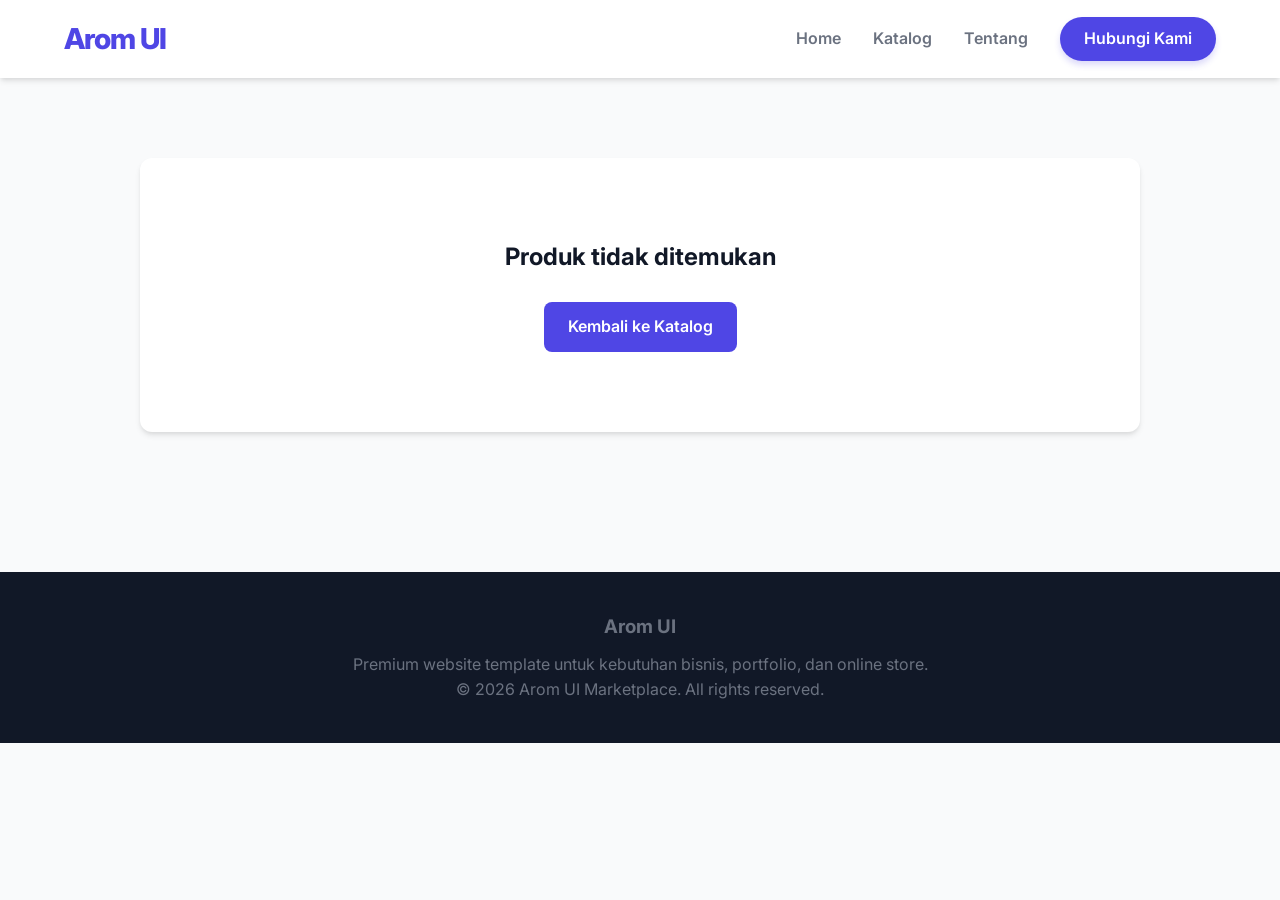
<file: detail.html>
<!DOCTYPE html>
<html lang="id">
<head>
    <meta charset="UTF-8">
    <meta name="viewport" content="width=device-width, initial-scale=1.0">
    <title>Detail Produk - Arom UI</title>
    <link rel="stylesheet" href="css/style.css">
    <link rel="stylesheet" href="https://cdnjs.cloudflare.com/ajax/libs/font-awesome/6.4.0/css/all.min.css">
<link rel="manifest" href="manifest.json">
<meta name="theme-color" content="#4F46E5">
<link rel="apple-touch-icon" href="assets/icons/icon-192x192.png">



<style id="detail-precision-fix">
/* Gambar dan panel kanan harus dimulai pada garis atas card yang sama. */
.detail-container {
    align-items: stretch !important;
}
.detail-container .detail-img {
    align-self: stretch !important;
    padding: 0 !important;
    margin: 0 !important;
    display: flex !important;
    align-items: flex-start !important;
    justify-content: center !important;
}
.detail-container .detail-img img {
    display: block !important;
    width: 100% !important;
    height: auto !important;
    max-width: 100% !important;
    max-height: none !important;
    object-fit: contain !important;
    object-position: top center !important;
    margin: 0 !important;
    border-radius: 0 !important;
}
.detail-container .detail-info {
    align-self: stretch !important;
    margin: 0 !important;
}
@media (max-width: 768px) {
    .detail-container .detail-img {
        min-height: 0 !important;
    }
}
</style>
</head>
<body data-page="detail">

    <nav class="navbar">
    <a href="index.html" class="logo-center">
        <span style="font-size:1.8rem;font-weight:800;color:var(--primary);letter-spacing:-1px;">Arom UI</span>
    </a>
    <button class="hamburger" id="hamburger" aria-label="Menu">
        <i class="fas fa-bars"></i>
    </button>
    <div class="nav-right" id="nav-menu">
        <a href="index.html" class="nav-item">Home</a>
        <a href="products.html" class="nav-item">Katalog</a>
        <a href="tentang.html" class="nav-item">Tentang</a>
        <a href="kontak.html" class="btn-nav">Hubungi Kami</a>
    </div>
</nav>

    <section class="section">
        <div class="detail-container" id="product-detail-container">
            <div class="detail-img">
                <img id="detail-image" src="" alt="Preview Template">
            </div>
            <div class="detail-info">
                <span id="detail-category" class="detail-category">Kategori</span>
                <h1 id="detail-name">Nama Produk</h1>
                <div id="detail-price" class="detail-price">Rp 0</div>
                <p id="detail-desc" class="detail-desc">Deskripsi produk...</p>
                
                <h3>Fitur Template:</h3>
                <ul id="detail-features" class="features-list"></ul>

                <h3>Teknologi:</h3>
                <div id="detail-tech" class="tech-stack"></div>

                <div class="action-btns">
                    <button id="btn-order" class="btn btn-wa"><i class="fab fa-whatsapp"></i> Pesan via WhatsApp</button>
                    <a id="demo-link" href="#" target="_blank" class="btn btn-outline"><i class="fas fa-desktop"></i> Live Demo</a>
                </div>
            </div>
        </div>
    </section>

    <footer>
        <div class="footer-content">
            <h3>Arom UI</h3>
            <p>Premium website template untuk kebutuhan bisnis, portfolio, dan online store.</p>
            <p>&copy; 2026 Arom UI Marketplace. All rights reserved.</p>
        </div>
    </footer>

    <script src="js/products.js"></script>
    <script src="js/app.js"></script>
</body>
</html>
</file>
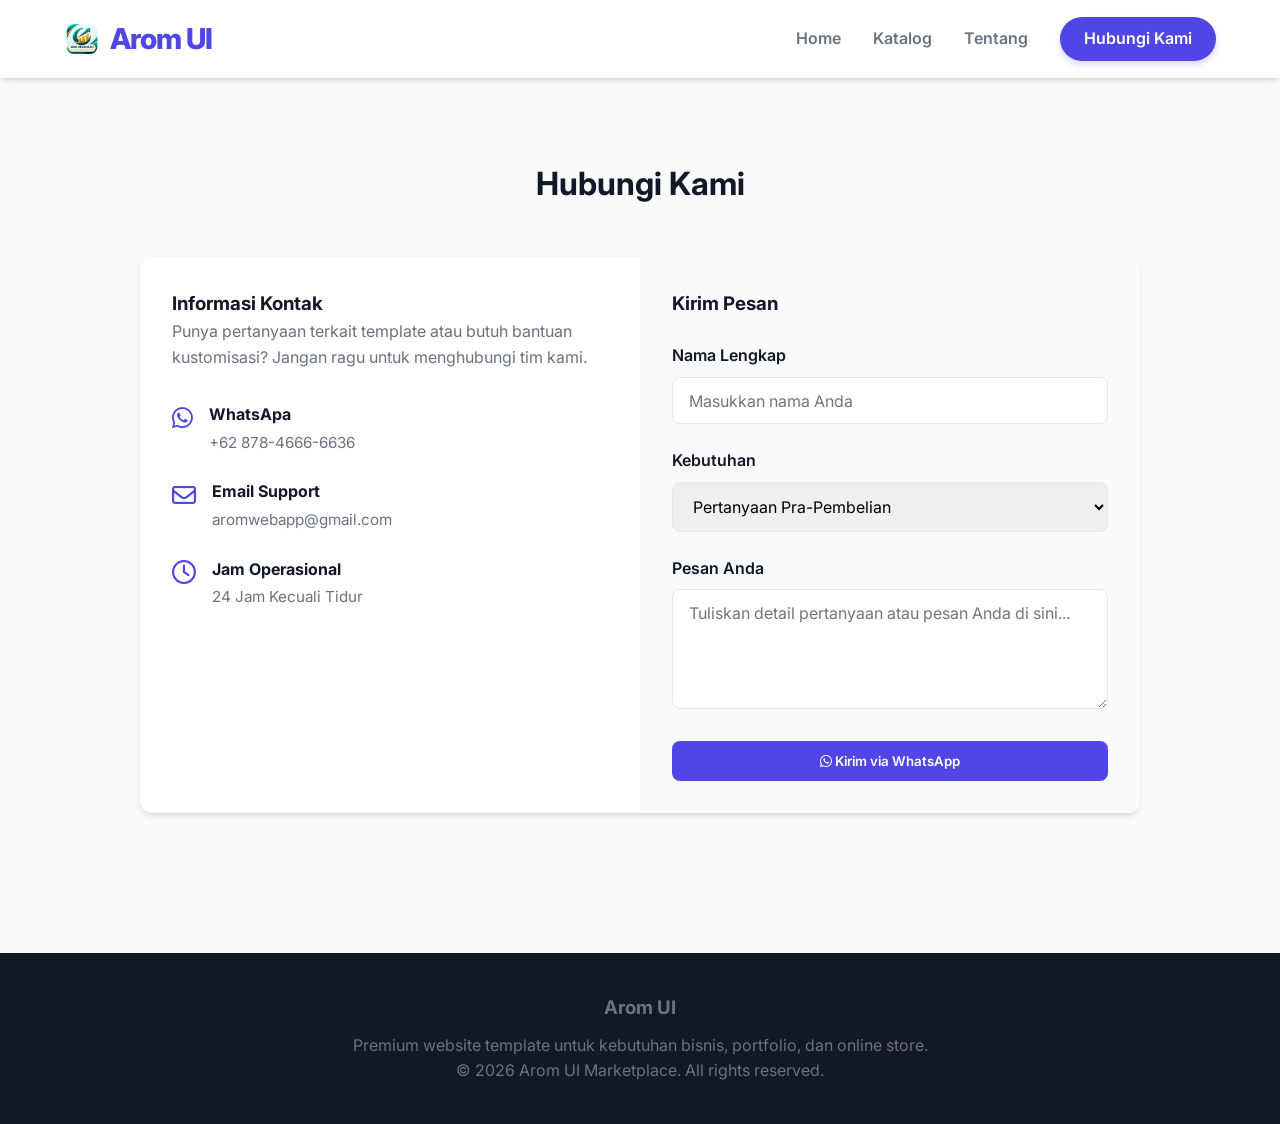
<file: kontak.html>
<!DOCTYPE html>
<html lang="id">
<head>
    <meta charset="UTF-8">
    <meta name="viewport" content="width=device-width, initial-scale=1.0">
    <title>Kontak Kami - Arom UI</title>
	
	<!-- Favicon -->
    <link rel="icon" type="image/png" href="assets/icons/icon-192x192.png">
	
	<!-- Open Graph / WhatsApp Link Preview -->
    <meta property="og:type" content="website">
    <meta property="og:url" content="https://moljeh.web.id/">
    <meta property="og:title" content="Arom UI - Premium Website Templates Marketplace">
    <meta property="og:description" content="Temukan koleksi template HTML, CSS, dan JavaScript modern dari Arom UI. Percepat proses development Anda dengan desain profesional dan clean code.">
    <!-- Pastikan menggunakan URL lengkap (https://...) untuk gambar og:image -->
    <meta property="og:image" content="https://moljeh.web.id/assets/icons/icon-192x192.png">
	
    <link rel="stylesheet" href="css/style.css">
    <link rel="stylesheet" href="https://cdnjs.cloudflare.com/ajax/libs/font-awesome/6.4.0/css/all.min.css">
<link rel="manifest" href="manifest.json">
<meta name="theme-color" content="#4F46E5">
<link rel="apple-touch-icon" href="assets/icons/icon-192x192.png">
</head>
<body data-page="kontak">

   <nav class="navbar">
    <!-- Tambahkan Flexbox dan tag img di sini -->
    <a href="index.html" class="logo-center" style="display: flex; align-items: center; gap: 10px; text-decoration: none;">
        <img src="assets/icons/icon-192x192.png" alt="Arom UI Logo" style="width: 36px; height: 36px; border-radius: 8px;">
        <span style="font-size:1.8rem;font-weight:800;color:var(--primary);letter-spacing:-1px;">Arom UI</span>
    </a>
    
    <button class="hamburger" id="hamburger" aria-label="Menu">
        <i class="fas fa-bars"></i>
    </button>
    <div class="nav-right" id="nav-menu">
        <a href="index.html" class="nav-item">Home</a>
        <a href="products.html" class="nav-item">Katalog</a>
        <a href="tentang.html" class="nav-item">Tentang</a>
        <a href="kontak.html" class="btn-nav">Hubungi Kami</a>
    </div>
</nav>

    <section class="section">
        <h2 class="section-title">Hubungi Kami</h2>
        
        <div class="detail-container fade-in">
            <!-- Kolom Informasi Kiri -->
            <div class="contact-wrapper">
                <h3>Informasi Kontak</h3>
                <p style="color: var(--gray); margin-bottom: 2rem;">Punya pertanyaan terkait template atau butuh bantuan kustomisasi? Jangan ragu untuk menghubungi tim kami.</p>
                
                <div class="contact-info">
                    <div class="info-item">
                        <i class="fab fa-whatsapp"></i>
                        <div>
                            <h4>WhatsApa</h4>
                            <p>+62 878-4666-6636</p>
                        </div>
                    </div>
                    <div class="info-item">
                        <i class="far fa-envelope"></i>
                        <div>
                            <h4>Email Support</h4>
                            <p>aromwebapp@gmail.com</p>
                        </div>
                    </div>
                    <div class="info-item">
                        <i class="far fa-clock"></i>
                        <div>
                            <h4>Jam Operasional</h4>
                            <p>24 Jam Kecuali Tidur</p>
                        </div>
                    </div>
                </div>
            </div>

            <!-- Kolom Form Kanan (Integrasi WA) -->
            <div class="contact-wrapper" style="background: var(--light);">
                <h3>Kirim Pesan</h3>
                <form id="contact-form" style="margin-top: 1.5rem;">
                    <div class="form-group">
                        <label for="nama">Nama Lengkap</label>
                        <input type="text" id="nama" class="form-control" placeholder="Masukkan nama Anda" required>
                    </div>
                    <div class="form-group">
                        <label for="kebutuhan">Kebutuhan</label>
                        <select id="kebutuhan" class="form-control" required>
                            <option value="Pertanyaan Pra-Pembelian">Pertanyaan Pra-Pembelian</option>
                            <option value="Bantuan Teknis / Support">Bantuan Teknis / Support</option>
                            <option value="Jasa Kustomisasi">Jasa Kustomisasi Template</option>
                            <option value="Kerja Sama">Kerja Sama / Lainnya</option>
                        </select>
                    </div>
                    <div class="form-group">
                        <label for="pesan">Pesan Anda</label>
                        <textarea id="pesan" class="form-control" placeholder="Tuliskan detail pertanyaan atau pesan Anda di sini..." required></textarea>
                    </div>
                    <button type="submit" class="btn btn-primary" style="width: 100%;">
                        <i class="fab fa-whatsapp"></i> Kirim via WhatsApp
                    </button>
                </form>
            </div>
        </div>
    </section>

    <footer>
        <div class="footer-content">
            <h3>Arom UI</h3>
            <p>Premium website template untuk kebutuhan bisnis, portfolio, dan online store.</p>
            <p>&copy; 2026 Arom UI Marketplace. All rights reserved.</p>
        </div>
    </footer>

    <script src="js/products.js"></script>
    <script src="js/app.js"></script>
    
    <!-- Script khusus untuk halaman kontak -->
    <script>
        document.getElementById('contact-form').addEventListener('submit', function(e) {
            e.preventDefault();
            
            const nama = document.getElementById('nama').value;
            const kebutuhan = document.getElementById('kebutuhan').value;
            const pesan = document.getElementById('pesan').value;
            
            // Mengambil nomor WA dari variabel yang ada di app.js
            // Jika variabel ADMIN_PHONE belum terbaca, kita set manual di sini
            const adminPhone = typeof ADMIN_PHONE !== 'undefined' ? ADMIN_PHONE : "6281234567890"; 
            
            const waMessage = `Halo Tim Arom UI,\n\nNama saya *${nama}*.\nKebutuhan: *${kebutuhan}*\n\n${pesan}`;
            const waUrl = `https://wa.me/${adminPhone}?text=${encodeURIComponent(waMessage)}`;
            
            window.open(waUrl, '_blank');
        });
    </script>
</body>
</html>
</file>
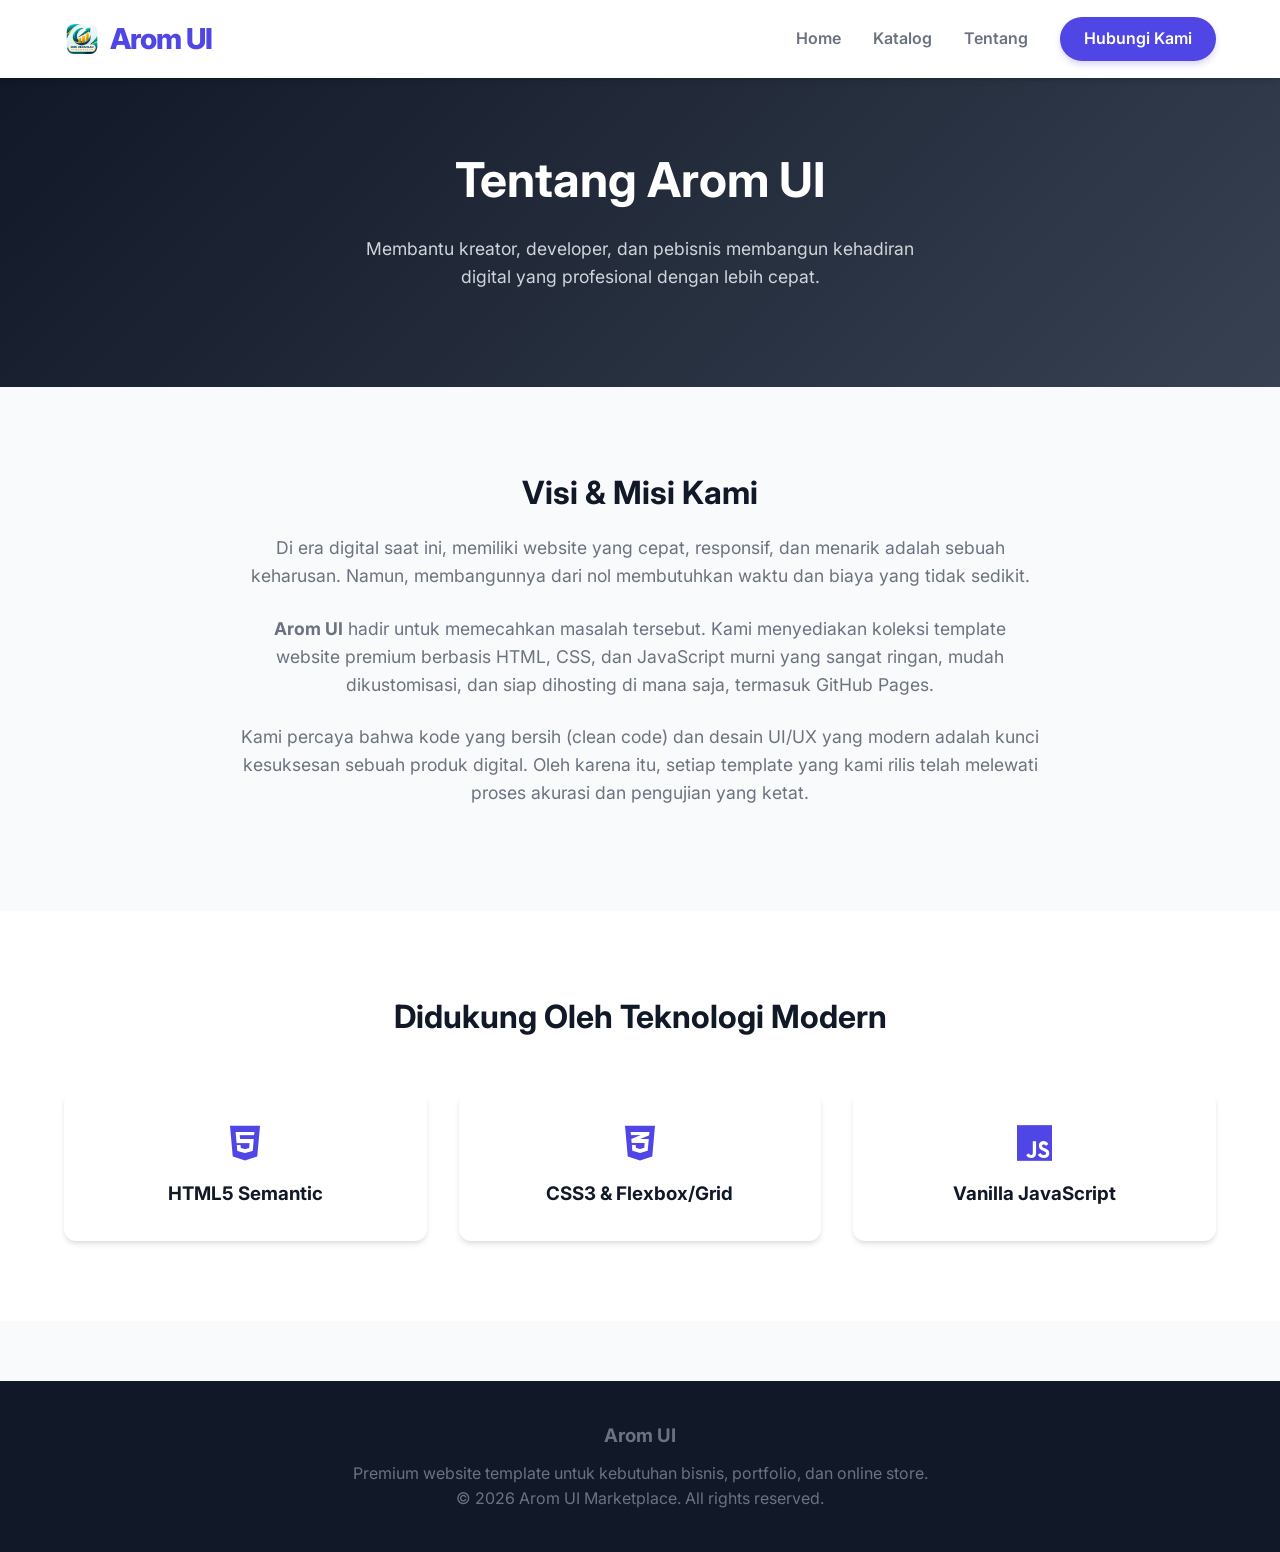
<file: tentang.html>
<!DOCTYPE html>
<html lang="id">
<head>
    <meta charset="UTF-8">
    <meta name="viewport" content="width=device-width, initial-scale=1.0">
    <title>Tentang Kami - Arom UI</title>
	
	<!-- Favicon -->
    <link rel="icon" type="image/png" href="assets/icons/icon-192x192.png">
	
	
	<!-- Open Graph / WhatsApp Link Preview -->
    <meta property="og:type" content="website">
    <meta property="og:url" content="https://moljeh.web.id/">
    <meta property="og:title" content="Arom UI - Premium Website Templates Marketplace">
    <meta property="og:description" content="Temukan koleksi template HTML, CSS, dan JavaScript modern dari Arom UI. Percepat proses development Anda dengan desain profesional dan clean code.">
    <!-- Pastikan menggunakan URL lengkap (https://...) untuk gambar og:image -->
    <meta property="og:image" content="https://moljeh.web.id/assets/icons/icon-192x192.png">
	
    <link rel="stylesheet" href="css/style.css">
    <link rel="stylesheet" href="https://cdnjs.cloudflare.com/ajax/libs/font-awesome/6.4.0/css/all.min.css">
<link rel="manifest" href="manifest.json">
<meta name="theme-color" content="#4F46E5">
<link rel="apple-touch-icon" href="assets/icons/icon-192x192.png">
</head>
<body data-page="tentang">

   <nav class="navbar">
        <!-- Tambahkan Flexbox dan tag img di sini -->
        <a href="index.html" class="logo-center" style="display: flex; align-items: center; gap: 10px; text-decoration: none;">
            <img src="assets/icons/icon-192x192.png" alt="Arom UI Logo" style="width: 36px; height: 36px; border-radius: 8px;">
            <span style="font-size:1.8rem;font-weight:800;color:var(--primary);letter-spacing:-1px;">Arom UI</span>
        </a>
        
        <button class="hamburger" id="hamburger" aria-label="Menu">
            <i class="fas fa-bars"></i>
        </button>
        <div class="nav-right" id="nav-menu">
            <a href="index.html" class="nav-item">Home</a>
            <a href="products.html" class="nav-item">Katalog</a>
            <a href="tentang.html" class="nav-item">Tentang</a>
            <a href="kontak.html" class="btn-nav">Hubungi Kami</a>
        </div>
    </nav>

    <header class="hero" style="padding: 4rem 5%;">
        <h1>Tentang Arom UI</h1>
        <p>Membantu kreator, developer, dan pebisnis membangun kehadiran digital yang profesional dengan lebih cepat.</p>
    </header>

    <section class="section">
        <div class="about-content fade-in">
            <h2>Visi & Misi Kami</h2>
            <p>Di era digital saat ini, memiliki website yang cepat, responsif, dan menarik adalah sebuah keharusan. Namun, membangunnya dari nol membutuhkan waktu dan biaya yang tidak sedikit.</p>
            <p><strong>Arom UI</strong> hadir untuk memecahkan masalah tersebut. Kami menyediakan koleksi template website premium berbasis HTML, CSS, dan JavaScript murni yang sangat ringan, mudah dikustomisasi, dan siap dihosting di mana saja, termasuk GitHub Pages.</p>
            <p>Kami percaya bahwa kode yang bersih (clean code) dan desain UI/UX yang modern adalah kunci kesuksesan sebuah produk digital. Oleh karena itu, setiap template yang kami rilis telah melewati proses akurasi dan pengujian yang ketat.</p>
        </div>
    </section>

    <section class="section" style="background-color: white;">
        <h2 class="section-title">Didukung Oleh Teknologi Modern</h2>
        <div class="features-grid">
            <div class="feature-card">
                <i class="fab fa-html5"></i>
                <h3>HTML5 Semantic</h3>
            </div>
            <div class="feature-card">
                <i class="fab fa-css3-alt"></i>
                <h3>CSS3 & Flexbox/Grid</h3>
            </div>
            <div class="feature-card">
                <i class="fab fa-js"></i>
                <h3>Vanilla JavaScript</h3>
            </div>
        </div>
    </section>

    <footer>
        <div class="footer-content">
            <h3>Arom UI</h3>
            <p>Premium website template untuk kebutuhan bisnis, portfolio, dan online store.</p>
            <p>&copy; 2026 Arom UI Marketplace. All rights reserved.</p>
        </div>
    </footer>

    <script src="js/products.js"></script>
    <script src="js/app.js"></script>
</body>
</html>
</file>
<file: css/style.css>
@import url('https://fonts.googleapis.com/css2?family=Inter:wght@300;400;600;700&display=swap');

:root {
    --primary: #4F46E5;
    --primary-hover: #4338CA;
    --dark: #111827;
    --light: #F9FAFB;
    --gray: #6B7280;
    --border: #E5E7EB;
    --white: #FFFFFF;
    --shadow: 0 4px 6px -1px rgba(0, 0, 0, 0.1), 0 2px 4px -1px rgba(0, 0, 0, 0.06);
    --transition: all 0.3s ease;
}

* { margin: 0; padding: 0; box-sizing: border-box; font-family: 'Inter', sans-serif; }
body { background-color: var(--light); color: var(--dark); line-height: 1.6; }
a { text-decoration: none; color: inherit; }
ul { list-style: none; }

/* --- Navbar Baru (Logo Terkunci di Tengah) --- */
.navbar {
    background: var(--white);
    padding: 1rem 5%;
    display: flex;
    justify-content: space-between;
    align-items: center;
    position: sticky;
    top: 0;
    z-index: 1000;
    box-shadow: var(--shadow);
}

.logo-center {
    position: static;
    left: auto;
    transform: none;
    text-decoration: none;
    display: flex;
    align-items: center;
    order: 0;
}

.logo-center img {
    max-height: 40px; 
    width: auto;
}

.nav-right {
    display: flex;
    align-items: center;
    gap: 2rem;
    margin-left: auto; /* Mendorong menu ke kanan mentok */
}

/* Animasi Hover Menu Keren */
.nav-item {
    font-weight: 600;
    color: var(--gray);
    position: relative;
    padding: 0.5rem 0;
    transition: color 0.3s ease;
    text-decoration: none;
}

.nav-item:hover, .nav-item.active {
    color: var(--primary);
}

.nav-item::after {
    content: '';
    position: absolute;
    width: 0;
    height: 3px;
    bottom: 0;
    left: 0;
    background-color: var(--primary);
    transition: width 0.3s ease;
    border-radius: 5px;
}

.nav-item:hover::after, .nav-item.active::after {
    width: 100%;
}

/* Tombol Menu (Pill Button) */
.btn-nav {
    background: var(--primary);
    color: var(--white);
    padding: 0.6rem 1.5rem;
    border-radius: 30px;
    font-weight: 600;
    box-shadow: 0 4px 6px rgba(79, 70, 229, 0.2);
    transition: all 0.3s ease;
    white-space: nowrap; /* Mencegah teks turun ke baris kedua */
    text-decoration: none;
}

.btn-nav:hover {
    background: var(--primary-hover);
    transform: translateY(-2px);
    box-shadow: 0 6px 12px rgba(79, 70, 229, 0.3);
    color: var(--white);
}

/* --- Buttons Global --- */
.btn { padding: 0.75rem 1.5rem; border-radius: 8px; font-weight: 600; cursor: pointer; transition: var(--transition); border: none; display: inline-block; text-align: center; }
.btn-primary { background: var(--primary); color: var(--white); }
.btn-primary:hover { background: var(--primary-hover); transform: translateY(-2px); }
.btn-outline { border: 2px solid var(--primary); color: var(--primary); background: transparent; }
.btn-outline:hover { background: var(--primary); color: var(--white); }
.btn-wa { background: #25D366; color: white; }
.btn-wa:hover { background: #128C7E; transform: translateY(-2px); }

/* --- Hero Section --- */
.hero { text-align: center; padding: 6rem 5%; background: linear-gradient(135deg, #111827 0%, #374151 100%); color: var(--white); }
.hero h1 { font-size: 3rem; margin-bottom: 1rem; }
.hero p { font-size: 1.1rem; color: #D1D5DB; margin-bottom: 2rem; max-width: 600px; margin-left: auto; margin-right: auto; }
.hero-btns { display: flex; justify-content: center; gap: 1rem; }

/* --- Sections --- */
.section { padding: 5rem 5%; }
.section-title { text-align: center; font-size: 2rem; margin-bottom: 3rem; color: var(--dark); }

/* --- Features --- */
.features-grid { display: grid; grid-template-columns: repeat(auto-fit, minmax(200px, 1fr)); gap: 2rem; text-align: center; }
.feature-card { background: var(--white); padding: 2rem; border-radius: 12px; box-shadow: var(--shadow); }
.feature-card i { font-size: 2.5rem; color: var(--primary); margin-bottom: 1rem; }

/* --- Product Grid --- */
.product-grid { display: grid; grid-template-columns: repeat(auto-fill, minmax(280px, 1fr)); gap: 2rem; }
.product-card { background: var(--white); border-radius: 12px; overflow: hidden; box-shadow: var(--shadow); transition: var(--transition); display: flex; flex-direction: column;}
.product-card:hover { transform: translateY(-5px); box-shadow: 0 10px 15px -3px rgba(0, 0, 0, 0.1); }
.card-img { position: relative; height: 200px; }
.card-img img { width: 100%; height: 100%; object-fit: cover; }
.badge { position: absolute; top: 10px; right: 10px; background: rgba(17, 24, 39, 0.8); color: white; padding: 0.2rem 0.8rem; border-radius: 20px; font-size: 0.8rem; }
.card-body { padding: 1.5rem; display: flex; flex-direction: column; flex-grow: 1;}
.card-body h3 { font-size: 1.2rem; margin-bottom: 0.5rem; }
.price { color: var(--primary); font-weight: 700; font-size: 1.25rem; margin-bottom: 1rem; }
.card-actions { display: grid; grid-template-columns: 1fr 1fr; gap: 0.5rem; margin-top: auto;}

/* --- Search & Filter --- */
.filter-section { margin-bottom: 3rem; display: flex; flex-direction: column; gap: 1.5rem; align-items: center; }
.search-bar { width: 100%; max-width: 500px; padding: 0.8rem 1.2rem; border: 1px solid var(--border); border-radius: 8px; font-size: 1rem; outline: none; }
.search-bar:focus { border-color: var(--primary); }
.categories { display: flex; gap: 0.5rem; flex-wrap: wrap; justify-content: center; }
.filter-btn { padding: 0.5rem 1rem; border: 1px solid var(--border); background: var(--white); border-radius: 20px; cursor: pointer; transition: var(--transition); }
.filter-btn.active, .filter-btn:hover { background: var(--primary); color: var(--white); border-color: var(--primary); }

/* --- Detail Page --- */
.detail-container { max-width: 1000px; margin: 0 auto; background: var(--white); border-radius: 12px; overflow: hidden; box-shadow: var(--shadow); display: grid; grid-template-columns: 1fr 1fr; align-items: stretch; }
.detail-img {
    min-height: 400px;
    padding: 0;
    display: flex;
    align-items: flex-start;
    justify-content: center;
    background: var(--white);
    overflow: hidden;
}
.detail-img img {
    display: block;
    width: 100%;
    height: auto;
    max-width: 100%;
    max-height: none;
    object-fit: contain;
    object-position: top center;
    border-radius: 0;
}
.detail-info { padding: 3rem; }
.detail-info h1 { font-size: 2rem; margin-bottom: 0.5rem; }
.detail-category { color: var(--gray); font-size: 0.9rem; margin-bottom: 1rem; display: inline-block; }
.detail-price { font-size: 2rem; color: var(--primary); font-weight: 700; margin-bottom: 1.5rem; }
.detail-desc { margin-bottom: 1.5rem; color: var(--gray); }
.features-list { margin-bottom: 1.5rem; }
.features-list li { margin-bottom: 0.5rem; display: flex; align-items: center; gap: 0.5rem; }
.features-list i { color: #10B981; }
.tech-stack { display: flex; gap: 0.5rem; margin-bottom: 2rem; flex-wrap: wrap; }
.tech-badge { background: var(--light); border: 1px solid var(--border); padding: 0.3rem 0.8rem; border-radius: 4px; font-size: 0.8rem; font-weight: 600; }
.action-btns { display: flex; gap: 1rem; }

/* --- Halaman Tentang & Kontak --- */
.about-content { max-width: 800px; margin: 0 auto; text-align: center; font-size: 1.1rem; color: var(--gray); }
.about-content h2 { color: var(--dark); margin-bottom: 1rem; font-size: 2rem; }
.about-content p { margin-bottom: 1.5rem; }

.contact-wrapper { padding: 2rem; }
.contact-info { display: flex; flex-direction: column; gap: 1.5rem; margin-top: 1.5rem; }
.info-item { display: flex; align-items: flex-start; gap: 1rem; }
.info-item i { font-size: 1.5rem; color: var(--primary); margin-top: 0.2rem; }
.info-item h4 { margin-bottom: 0.2rem; color: var(--dark); }
.info-item p { color: var(--gray); font-size: 0.95rem; }

.form-group { margin-bottom: 1.5rem; }
.form-group label { display: block; margin-bottom: 0.5rem; font-weight: 600; color: var(--dark); }
.form-control { width: 100%; padding: 0.8rem 1rem; border: 1px solid var(--border); border-radius: 8px; font-size: 1rem; font-family: inherit; transition: var(--transition); }
.form-control:focus { outline: none; border-color: var(--primary); box-shadow: 0 0 0 3px rgba(79, 70, 229, 0.1); }
textarea.form-control { resize: vertical; min-height: 120px; }

/* --- Footer --- */
footer { background: var(--dark); color: var(--gray); text-align: center; padding: 2rem 5%; margin-top: 3rem; }

/* --- Animations --- */
@keyframes fadeIn { from { opacity: 0; transform: translateY(10px); } to { opacity: 1; transform: translateY(0); } }
.fade-in { animation: fadeIn 0.5s ease forwards; }

/* --- Responsive (Mobile) --- */
/* --- Pengaturan Tombol Hamburger Default --- */
.hamburger {
    display: none;
    background: none;
    border: none;
    font-size: 1.5rem;
    cursor: pointer;
    color: var(--dark);
    z-index: 1001; /* Agar tombol selalu di atas */
}

/* --- Responsive (Mobile) --- */
@media (max-width: 768px) {
    /* Menampilkan tombol hamburger */
    .hamburger { display: block; }
    
    /* Mengembalikan posisi logo ke kiri */
    .logo-center { position: relative; left: 0; transform: none; }
    
    /* Mengubah menu menjadi dropdown vertikal */
    .nav-right { 
        display: flex;
        flex-direction: column;
        position: absolute;
        top: -400px; /* Sembunyikan ke atas layar */
        left: 0;
        width: 100%;
        background: var(--white);
        padding: 2rem 5%;
        box-shadow: 0 10px 15px -3px rgba(0, 0, 0, 0.1);
        transition: top 0.4s ease; /* Animasi turun yang smooth */
        z-index: 999;
    }

    /* Class tambahan yang akan diaktifkan oleh JavaScript saat diklik */
    .nav-right.active { top: 70px; }

    /* Menyesuaikan jarak menu di HP */
    .nav-right .nav-item { padding: 1rem 0; width: 100%; border-bottom: 1px solid var(--light); }
    .btn-nav { margin-top: 1rem; width: 100%; text-align: center; }
    
    /* Penyesuaian ukuran teks untuk HP */
    .hero h1 { font-size: 2.2rem; }
    .hero-btns { flex-direction: column; }
    .detail-container { grid-template-columns: 1fr; }
    .detail-img { min-height: 0; padding: 1rem; }
    .detail-img img { max-height: 500px; }
    .detail-info { padding: 1.5rem; }
    .action-btns { flex-direction: column; }
}

footer { text-align:center; padding:40px 20px; margin-top:60px; }
.footer-content { max-width:1200px; margin:0 auto; }
.footer-content h3 { margin-bottom:10px; }
</file>
